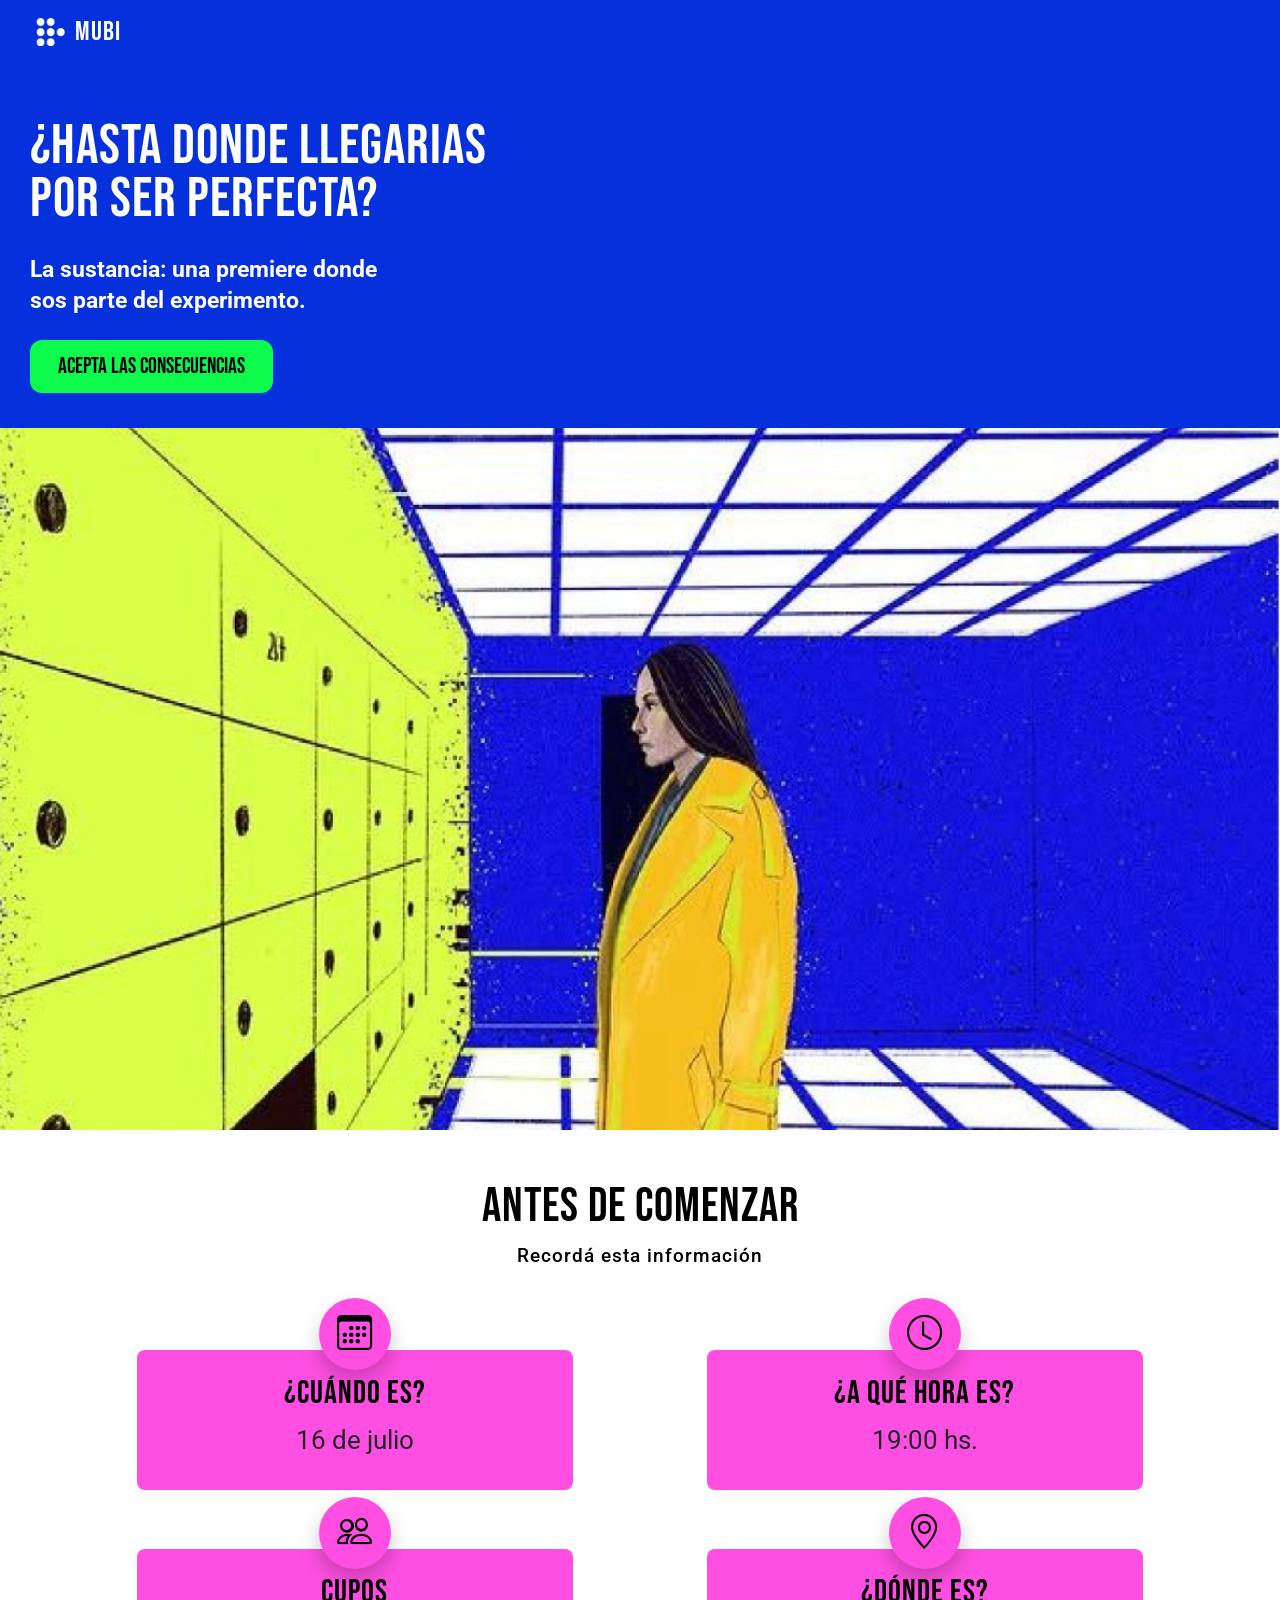
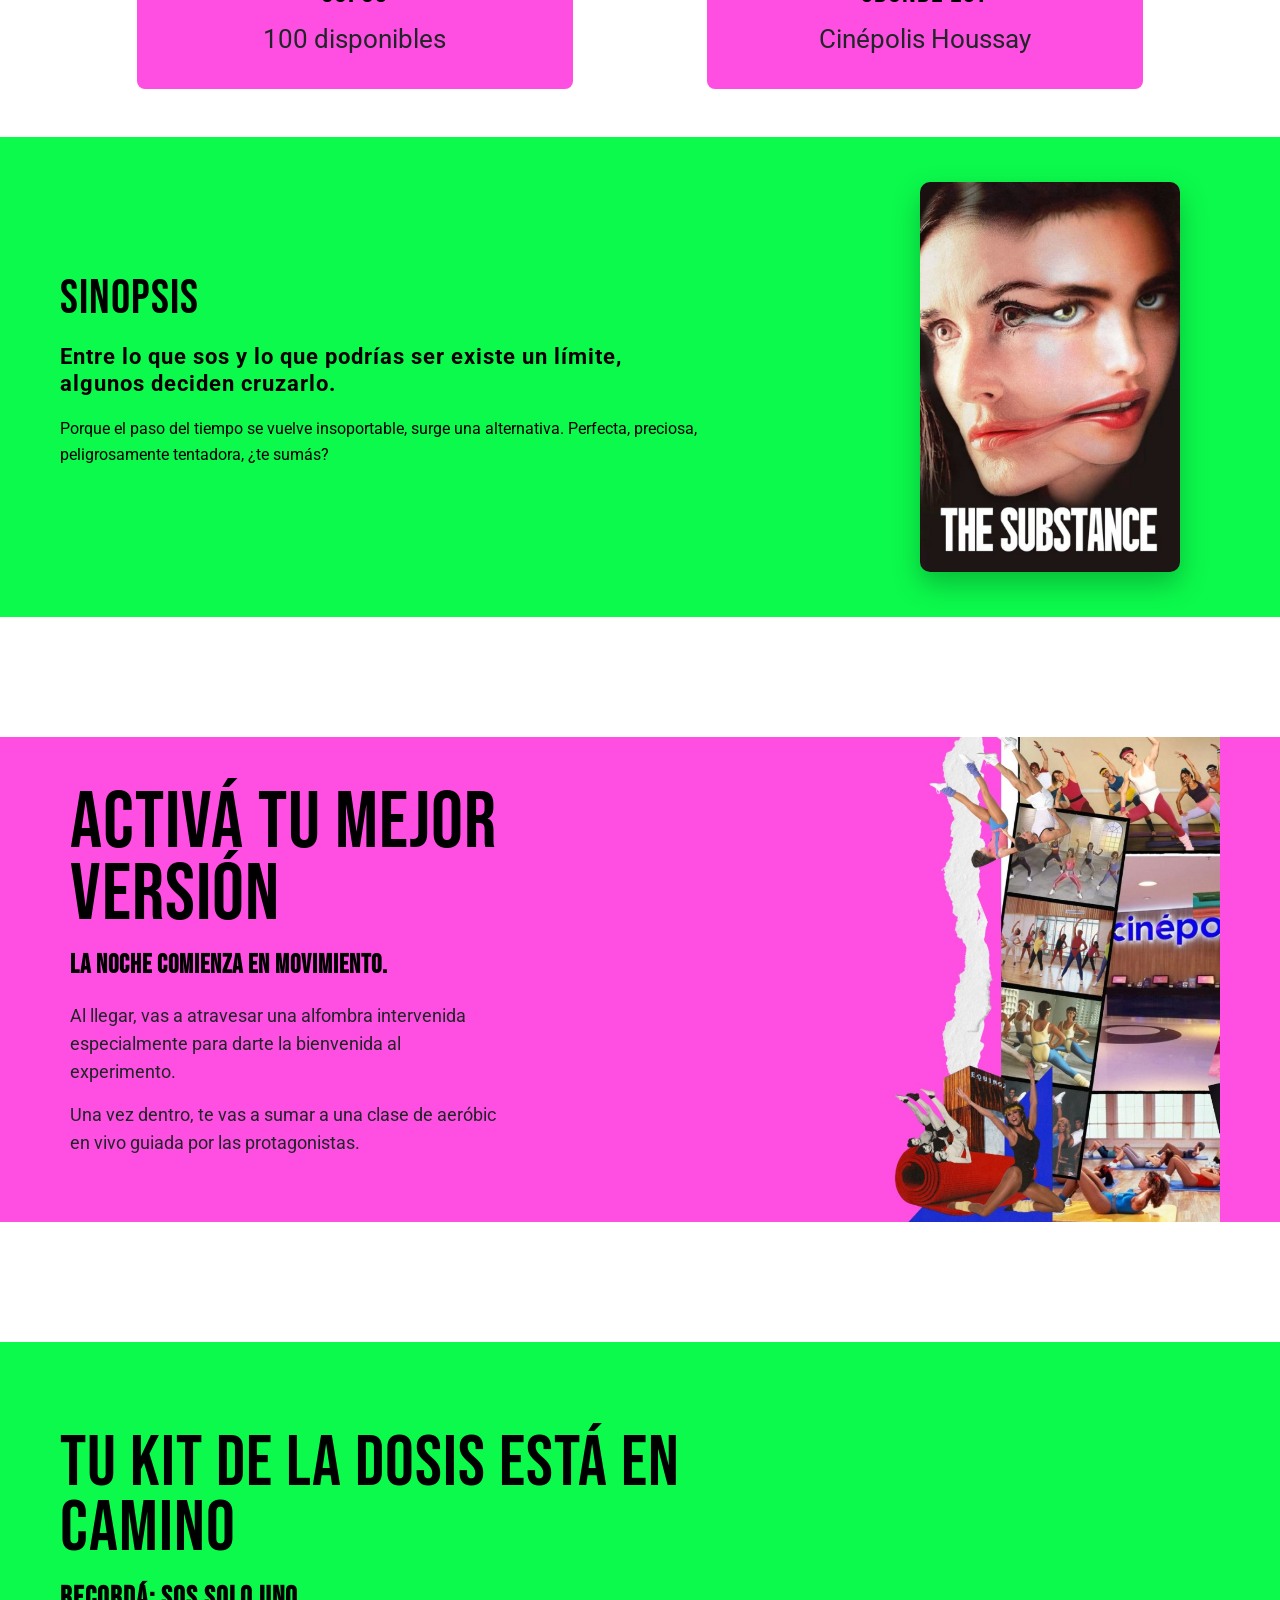
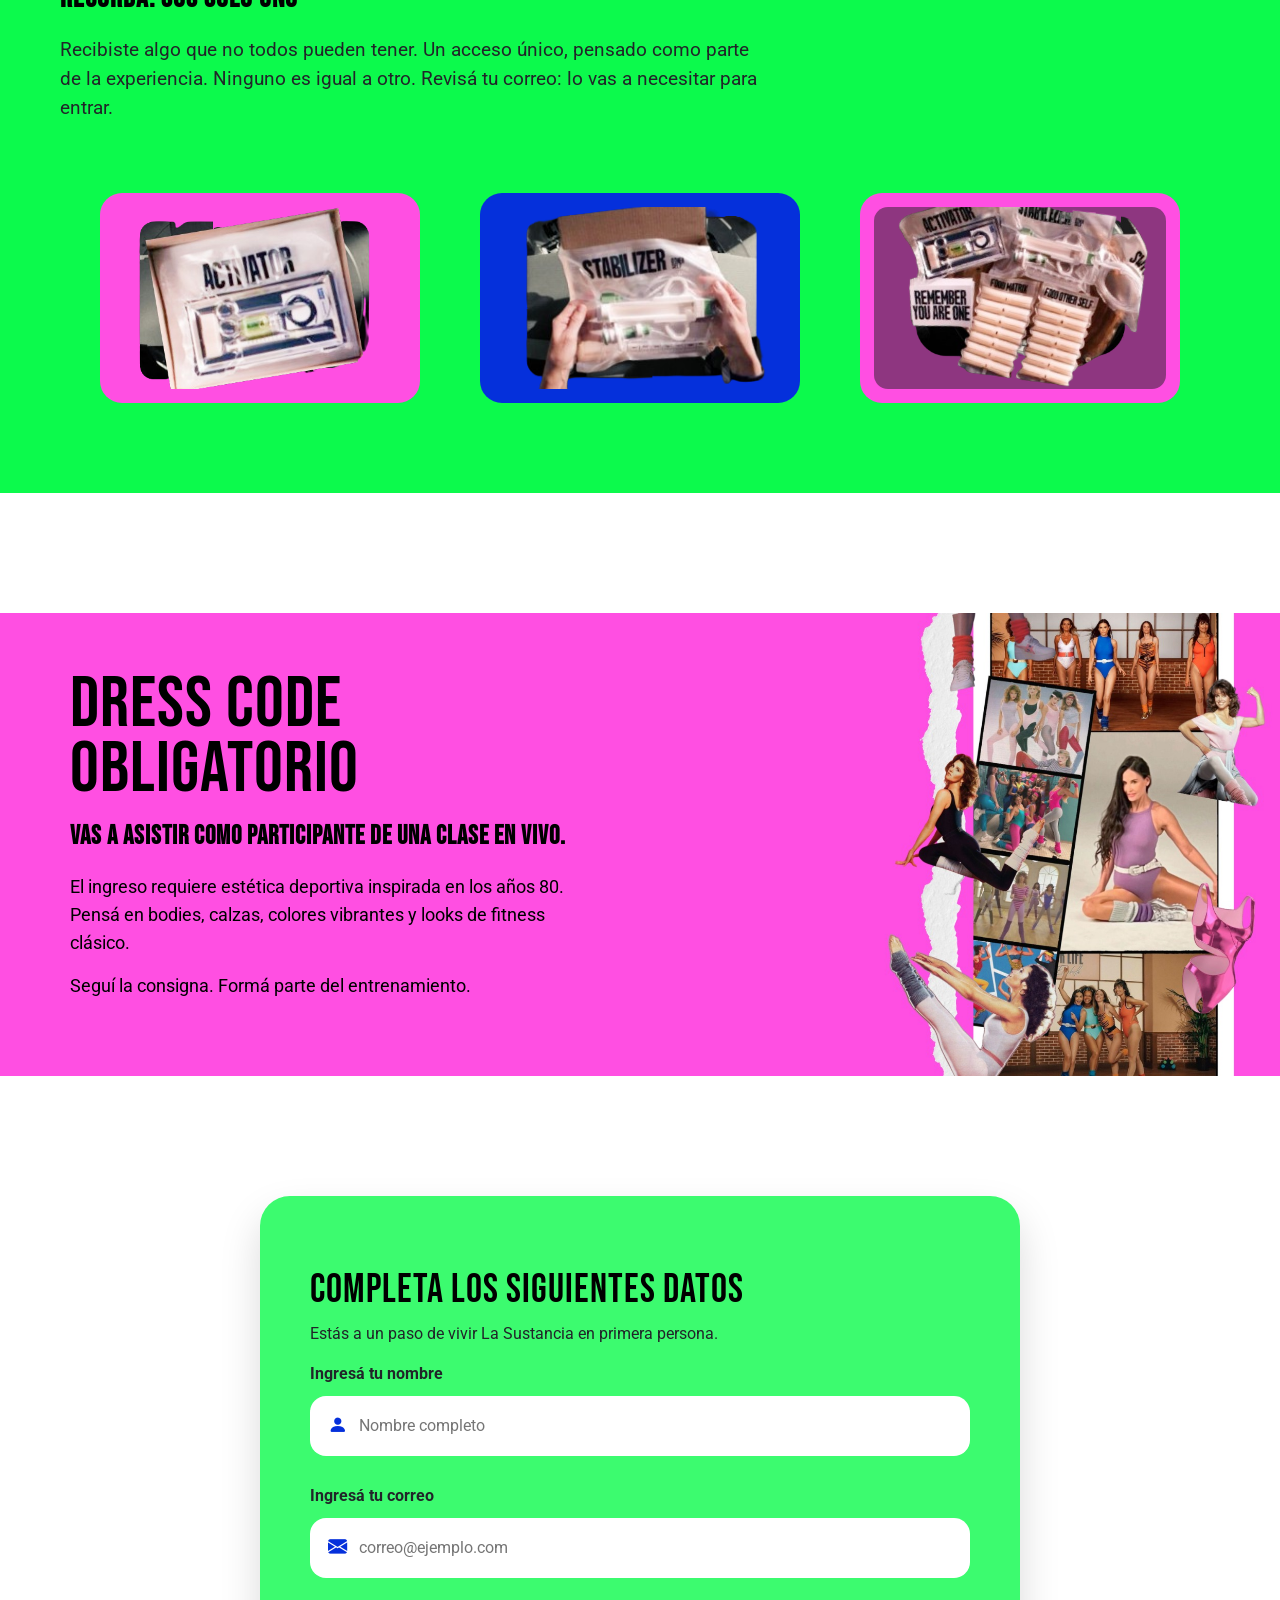
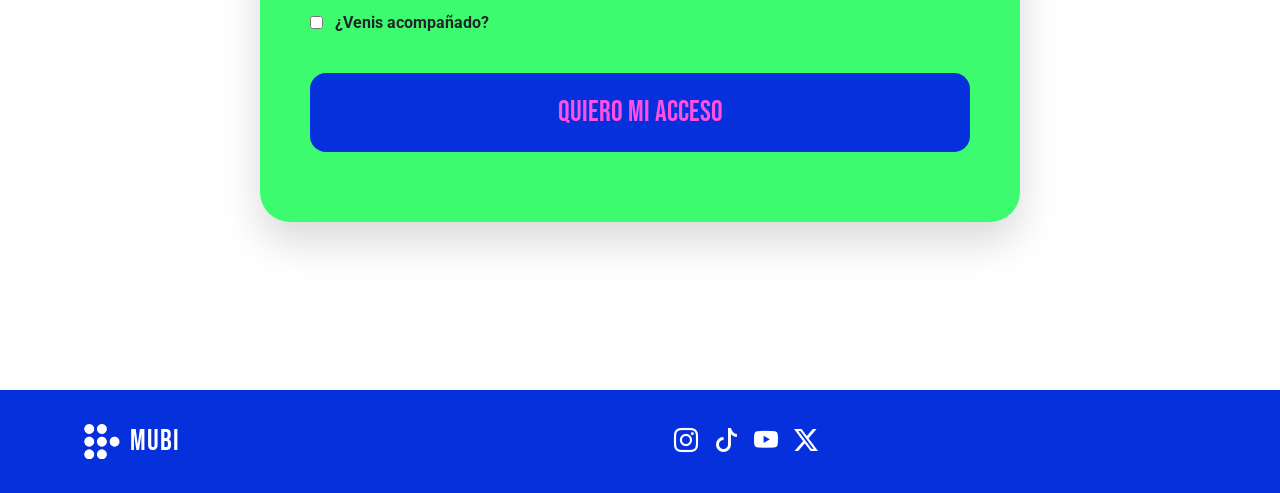
<file: landingpage/index.html>
<!DOCTYPE html>
<html lang="en">
<head>
<meta charset="UTF-8" />
<meta http-equiv="X-UA-Compatible" content="IE=edge" />
<meta name="viewport" content="width=device-width, initial-scale=1.0" />
<title>Premiere</title>
<link rel="stylesheet" href="https://cdn.jsdelivr.net/npm/bootstrap@5.2.2/dist/css/bootstrap.min.css"/>

<link rel="stylesheet" href="https://cdnjs.cloudflare.com/ajax/libs/animate.css/4.1.1/animate.min.css"/>

<link rel="stylesheet" href="css/style.css">

<link rel="stylesheet" href="https://cdn.jsdelivr.net/npm/bootstrap-icons@1.11.3/font/bootstrap-icons.min.css">

<style>
@import url('https://fonts.googleapis.com/css2?family=Bebas+Neue&family=Roboto:ital,wght@0,100..900;1,100..900&display=swap');
</style>
</head>

<body>

<!-- BARRA SUPERIOR -->
<div class="top-bar">

  <div class="top-logo">
    <img src="image/mubi.png" alt="MUBI">
    <span>MUBI</span>
  </div>

</div>
<section class="hero-section">

  <div class="hero-top">

    <div class="hero-content">

      <h1>
        ¿HASTA DONDE LLEGARIAS <br>
        POR SER PERFECTA?
      </h1>

      <p>
        La sustancia: una premiere donde <br>
        sos parte del experimento.
      </p>

      <a href="#registro" class="btn-hero">
  ACEPTA LAS CONSECUENCIAS
</a>

    </div>

  </div>

  <!-- IMAGEN -->
  <div class="hero-image">
    <img src="image/portada2.jpeg" alt="Portada MUBI">
  </div>

</section>

<div class="antes-de-comenzar text-center my-5">
    <h1>ANTES DE COMENZAR</h1>
    <h2>Recordá esta información</h2>
</div>

<div class="container my-5">
  <div class="row justify-content-center text-center g-4">

    <div class="col-sm-12 col-md-6 d-flex justify-content-center">
      <div class="card custom-card card-icon-top">

        <div class="icon-circle verde">
          <i class="bi bi-calendar3"></i>
        </div>

        <div class="card-body card-pink">
          <h5>¿CUÁNDO ES?</h5>
          <p>16 de julio</p>
        </div>

      </div>
    </div>

    <div class="col-sm-12 col-md-6 d-flex justify-content-center">
      <div class="card custom-card card-icon-top">

        <div class="icon-circle rosa">
          <i class="bi bi-clock"></i>
        </div>

        <div class="card-body card-green">
          <h5>¿A QUÉ HORA ES?</h5>
          <p>19:00 hs.</p>
        </div>

      </div>
    </div>

    <div class="col-sm-12 col-md-6 d-flex justify-content-center">
      <div class="card custom-card card-icon-top">

        <div class="icon-circle rosa">
          <i class="bi bi-people"></i>
        </div>

        <div class="card-body card-green">
          <h5>CUPOS</h5>
          <p>100 disponibles</p>
        </div>

      </div>
    </div>

    <div class="col-sm-12 col-md-6 d-flex justify-content-center">
      <div class="card custom-card card-icon-top">

        <div class="icon-circle verde">
          <i class="bi bi-geo-alt"></i>
        </div>

        <div class="card-body card-pink">
          <h5>¿DÓNDE ES?</h5>
          <p>Cinépolis Houssay</p>
        </div>

      </div>
    </div>

  </div>
</div>
<section class="sinopsis-box">
    <div class="sinopsis-inner">
<div class="row align-items-center">

    <div class="col-md-7 sinopsis-texto">
      <h1>Sinopsis</h1>

      <h2>
        Entre lo que sos y lo que podrías ser existe un límite,
        algunos deciden cruzarlo.
      </h2>

      <p>
        Porque el paso del tiempo se vuelve insoportable, surge una alternativa.
        Perfecta, preciosa, peligrosamente tentadora, ¿te sumás?
      </p>
    </div>

    <div class="col-md-5 text-center">
      <img src="image/sinopsis.jpeg" alt="Cartelera" class="sinopsis-img">
    </div>

  </div>
</div>
</div>
</section>

<div class="separador-seccion"></div>

<section class="experiencia-section">

  <div class="experiencia-texto">

    <h1>ACTIVÁ TU MEJOR VERSIÓN</h1>

    <h2>
      La noche comienza en movimiento.
    </h2>

    <p>
      Al llegar, vas a atravesar una alfombra intervenida especialmente
      para darte la bienvenida al experimento.
    </p>

    <p>
      Una vez dentro, te vas a sumar a una clase de aeróbic en vivo guiada
      por las protagonistas.
    </p>

  </div>

  <div class="experiencia-collage">

    <img src="image/collage.jpg" alt="Collage experiencia">

  </div>

</section>

<section class="kit-section">

  <div class="kit-texto">

    <h1>TU KIT DE LA DOSIS ESTÁ EN CAMINO</h1>

    <h2>Recordá: sos solo uno</h2>

    <p>
      Recibiste algo que no todos pueden tener.
      Un acceso único, pensado como parte de la experiencia.
      
      Ninguno es igual a otro. Revisá tu correo: lo vas a necesitar para entrar.
    </p>

  </div>

 <!-- MOBILE CAROUSEL -->

<div id="kitCarousel" class="carousel slide d-md-none">

  <div class="carousel-inner">

    <!-- CARD 1 -->

    <div class="carousel-item active">

      <div class="kit-cards justify-content-center">

        <div class="flip-card">

          <div class="flip-card-inner">

            <div class="flip-card-front">
              <img src="image/dosis1sinfondo.png" alt="">
            </div>

            <div class="flip-card-back">
              <p>ACTIVADOR</p>
            </div>

          </div>

        </div>

      </div>

    </div>

    <!-- CARD 2 -->

    <div class="carousel-item">

      <div class="kit-cards justify-content-center">

        <div class="flip-card middle-card">

          <div class="flip-card-inner">

            <div class="flip-card-front">
              <img src="image/dosis2sinfondo.png" alt="">
            </div>

            <div class="flip-card-back">
  <p>ESTABILIZADOR</p>
</div>
          </div>

        </div>

      </div>

    </div>

    <!-- CARD 3 -->

    <div class="carousel-item">

      <div class="kit-cards justify-content-center">

        <div class="flip-card">

          <div class="flip-card-inner">

            <div class="flip-card-front">
              <img src="image/dosis3sinfondo.png" alt="">
            </div>

            <div class="flip-card-back">
              <p>TU ENTRADA</p>
            </div>

          </div>

        </div>

      </div>

    </div>

  </div>

  <!-- FLECHAS -->

  <button class="carousel-control-prev" type="button" data-bs-target="#kitCarousel" data-bs-slide="prev">

    <span class="carousel-control-prev-icon"></span>

  </button>

  <button class="carousel-control-next" type="button" data-bs-target="#kitCarousel" data-bs-slide="next">

    <span class="carousel-control-next-icon"></span>

  </button>

</div>


  <!-- DESKTOP -->

  <div class="kit-cards d-none d-md-flex">

    <!-- CARD 1 -->

    <div class="flip-card">

      <div class="flip-card-inner">

        <div class="flip-card-front">
          <img src="image/dosis1sinfondo.png" alt="">
        </div>

        <div class="flip-card-back">
          <p>ACTIVADOR</p>
        </div>

      </div>

    </div>

    <!-- CARD 2 -->

    <div class="flip-card middle-card">

      <div class="flip-card-inner">

        <div class="flip-card-front">
          <img src="image/dosis2sinfondo.png" alt="">
        </div>

        <div class="flip-card-back">
          <p>ESTABILIZADOR</p>
        </div>

      </div>

    </div>

    <!-- CARD 3 -->

    <div class="flip-card">

      <div class="flip-card-inner">

        <div class="flip-card-front">
          <img src="image/dosis3sinfondo.png" alt="">
        </div>

        <div class="flip-card-back">
          <p>TU ENTRADA</p>
        </div>

      </div>

    </div>

  </div>

</section>

<section class="dress-section">

  <div class="dress-texto">

    <h1>DRESS CODE OBLIGATORIO</h1>

    <h2>
      Vas a asistir como participante de una clase en vivo.
    </h2>

    <p>
      El ingreso requiere estética deportiva inspirada en los años 80.
      Pensá en bodies, calzas, colores vibrantes y looks de fitness clásico.
    </p>

    <p>
      Seguí la consigna. Formá parte del entrenamiento.
    </p>

  </div>

  <div class="dress-collage">
    <img src="image/dress.jpg" alt="">
  </div>

</section>
<section id="registro" class="final-section">

  <div class="final-box">

    <div id="formulario-box">

      <h1>Completa los siguientes datos</h1>

      <p>
        Estás a un paso de vivir La Sustancia en primera persona.
      </p>

      <form id="finalForm" class="final-form">

        <!-- NOMBRE -->

        <div class="input-group-custom">

          <label>
            Ingresá tu nombre
          </label>

          <div class="input-icon">

            <i class="bi bi-person-fill"></i>

            <input 
              type="text" 
              id="nombre"
              placeholder="Nombre completo"
              required
            >

          </div>

        </div>

        <!-- MAIL -->

        <div class="input-group-custom">

          <label>
            Ingresá tu correo
          </label>

          <div class="input-icon">

            <i class="bi bi-envelope-fill"></i>

            <input 
              type="email"
              id="mail"
              placeholder="correo@ejemplo.com"
              required
            >

          </div>

        </div>

        <!-- CHECK -->

        <label class="check-final">

          <input type="checkbox" required>

            ¿Venis acompañado?
        </label>

        <button type="submit">
          QUIERO MI ACCESO
        </button>

      </form>

    </div>

    <!-- MENSAJE -->

    <div id="mensaje-final" class="mensaje-final d-none">

      <h1>¡ACCESO CONFIRMADO!</h1>

      <p id="texto-personalizado"></p>

    </div>

  </div>

</section>
<footer class="footer-mubi mt-5">
  <div class="container">
    <div class="row align-items-center text-center text-md-start">

      <div class="col-md-4 mb-3 mb-md-0">
        <div class="footer-brand d-flex justify-content-center justify-content-md-start align-items-center">
          <img src="image/mubi.png" alt="MUBI logo">
          <span>MUBI</span>
        </div>
      </div>

      <div class="col-md-4 text-center text-md-end">
        <a href="https://www.instagram.com/mubiargentina?utm_source=ig_web_button_share_sheet&igsh=ZDNlZDc0MzIxNw==" class="social-icon"><i class="bi bi-instagram"></i></a>
        <a href="https://www.tiktok.com/@mubi" class="social-icon"><i class="bi bi-tiktok"></i></a>
        <a href="https://www.youtube.com/@mubilat" class="social-icon"><i class="bi bi-youtube"></i></a>
        <a href="https://x.com/mubilat" class="social-icon"><i class="bi bi-twitter-x"></i></a>
      </div>

    </div>
  </div>
</footer>

<script src="https://cdn.jsdelivr.net/npm/bootstrap@5.2.2/dist/js/bootstrap.bundle.min.js"></script>

<script src="js/main.js"></script>

</body>
</html>
</file>
<file: landingpage/css/style.css>
:root {
  --color-acento: #0530DB;
  --color-pink: #FF4FE2;
  --color-green: #0CFA4C;
}

body {
  font-family: 'Roboto', sans-serif;
  background-image: url('../image/cuadricula.jpg');
  background-size: cover;
  background-position: center;
  background-attachment: fixed;
    max-width: 100vw;
  overflow-x: hidden;
}
img{
  max-width: 100%;
}

body::before {
  content: "";
  position: fixed;
  width: 100%;
  height: 100%;
  background-color: rgba(255,255,255,0.5);
  z-index: -1;
}


h1, h2, h3, h4, h5 {
  font-family: 'Bebas Neue', sans-serif;
  letter-spacing: 1px;
  color: black;
}

.hero-section{
  width: 100%;
}

/* BLOQUE AZUL */
.hero-top{
  width: 100%;
  background-color: #0530DB;

  padding-top: 55px;   /* MÁS AIRE ARRIBA */
  padding-bottom: 45px; /* MÁS ESPACIO ABAJO */

  padding-left: 30px;
  padding-right: 30px;
}

.hero-content h1{
  font-family: 'Bebas Neue', sans-serif;

  font-size: 3.5rem;

  line-height: 0.95;
  color: white;

  margin-bottom: 28px; /* MÁS AIRE CON EL SUBTITULO */
}

.hero-content p{
  font-family: 'Roboto', sans-serif;

  font-size: 1.45rem; /* MÁS GRANDE */

  font-weight: 700;
  color: white;

  line-height: 1.35;

  margin-bottom: 34px; /* MÁS AIRE CON EL BOTON */
}

/* BOTON */
.btn-hero{
  background-color: #0CFA4C;
  color: black;
  border: none;

  padding: 14px 28px;

  font-family: 'Bebas Neue', sans-serif;

  font-size: 1.35rem;

  border-radius: 12px;

  margin-bottom: 25px; /* MÁS AIRE CON LA IMAGEN */

  transition: 0.3s;
  text-decoration: none;
}

.btn-hero:hover{
  transform: scale(1.03);
}

/* IMAGEN */
.hero-image img{
  width: 100%;
  height: 78vh; /* MÁS PROTAGONISMO */
  object-fit: cover;
  display: block;
}

/* MOBILE */
@media (max-width: 768px){

  .hero-top{
    padding-top: 60px;
    padding-bottom: 22px;
    padding-left: 15px;
    padding-right: 15px;
  }

  .hero-content h1{
    font-size: 3rem;
  }

  .hero-content p{
    font-size: 1.1rem;
  }

  .btn-hero{
    width: 100%;
    font-size: 1.2rem;
  }

  .hero-image img{
    height: auto;
  }

}



.btn-acento:hover {
  opacity: 0.85;
}


.antes-de-comenzar h1 {
  font-size: 3rem;
}

.antes-de-comenzar h2 {
  font-family: 'Roboto', sans-serif;
  font-size: 1.2rem;
}


.custom-card{
  width: 80%;

  height: 140px;

  border-radius: 15px;

  border: none;

  display: flex;

  flex-direction: column;

  justify-content: center;
}
.card-body{
  display: flex;

  flex-direction: column;

  justify-content: center;

  height: 100%;
}
.card-pink {
  background-color: var(--color-pink);
  padding: 14px;
  border-radius: 8px;
}

.card-green {
  background-color: var(--color-pink);
  padding: 14px;
  border-radius: 8px;
}





.card:hover {
  transform: translateY(-4px);
  transition: 0.3s ease;
}

.sinopsis-box{
  width: 100%;

  background-color: #0CFA4C;

  padding: 45px 60px; /* MENOS AIRE ARRIBA/ABAJO */

  margin: 0;

  border-radius: 0;
}
.separador-seccion{
  width: 100%;
  height: 120px;
}
.sinopsis-inner{
  width: 100%;
  max-width: 1400px;
  margin: 0 auto;
}

.sinopsis-texto h1 {
  font-size: 3rem;
  margin-bottom: 15px;
  color: black;
}

.sinopsis-texto h2 {
  font-size: 1.4rem;
  font-family: 'Roboto', sans-serif;
  font-weight: 700;
  margin-bottom: 20px;
  color: black;
}

.sinopsis-texto p {
  font-size: 1rem;
  font-family: 'Roboto', sans-serif;
  color: black;
  line-height: 1.6;
}

.sinopsis-img {

  width: 100%;

  max-width: 260px; /* MÁS CHICA */

  border-radius: 10px;

  display: block;

  margin-left: auto;

  margin-right: 0;

  transform: rotate(0deg); /* DERECHA */

  box-shadow: 0 12px 28px rgba(0,0,0,0.25);
  margin-right: 40px;
}
.sinopsis-texto{
  padding-right: 40px;
}
/* -------------------- */
/* EXPERIENCIA NUEVA */
/* -------------------- */

.experiencia-section{

  width: 100vw;

  margin-left: calc(50% - 50vw);

  background: #FF4FE2;

  position: relative;

  overflow: hidden;

  display: flex;

  align-items: center;

  justify-content: space-between;

  padding: 50px 70px;

  min-height: 420px;
}
/* TEXTO */

.experiencia-texto{
  max-width: 38%;

  position: relative;

  z-index: 5;
}

.experiencia-texto h1{
  font-family: 'Bebas Neue';
  font-size: 5rem;
  line-height: 0.9;

  color: black;

  margin-bottom: 20px;
}

.experiencia-texto h2{
  font-size: 1.6rem;

  font-weight: 700;

  margin-bottom: 20px;
}

.experiencia-texto p{
  font-size: 1.1rem;

  line-height: 1.6;

  margin-bottom: 15px;
}

/* COLLAGE */

.experiencia-collage{

  position: absolute;

  right: 60px;

  top: 0;

  width: 52%;

  height: 100%;
}

.experiencia-collage img{

  width: 100%;

  height: 100%;

  object-fit: cover;

  display: block;
}
.kit-contenido h1 {
  font-size: 3rem;
  margin-bottom: 15px;
  color: black;
}

.kit-contenido h2 {
  font-size: 1.4rem;
  font-family: 'Roboto', sans-serif;
  font-weight: 700;
  margin-bottom: 20px;
  color: black;
}

.kit-contenido p {
  font-size: 1rem;
  font-family: 'Roboto', sans-serif;
  color: black;
  line-height: 1.6;
  margin-bottom: 12px;
}


.flip-card-front img {
  width: 100%;
  height: 100%;
  object-fit: cover;
}

/* -------------------- */
/* KIT SECTION */
/* -------------------- */

.kit-section{

  width: 100vw;

  margin-left: calc(50% - 50vw);

  background: #0CFA4C;

  padding: 90px 60px;

  margin-top: 120px;
}

.kit-texto{
  max-width: 700px;

  margin-bottom: 70px;
}

.kit-texto h1{
  font-family: 'Bebas Neue';
  font-size: 4.5rem;

  line-height: 0.9;

  margin-bottom: 20px;
}

.kit-texto h2{
  font-size: 1.8rem;

  font-weight: 700;

  margin-bottom: 20px;
}

.kit-texto p{
  font-size: 1.2rem;

  line-height: 1.5;
}

/* CARDS */

.kit-cards{

  display: flex;

  justify-content: center;

  gap: 60px;

  flex-wrap: wrap;
}

.flip-card{

  width: 320px;

  height: 210px;

  perspective: 1000px;
}

.flip-card-inner{

  width: 100%;

  height: 100%;

  position: relative;

  transition: transform 0.7s;

  transform-style: preserve-3d;
}

.flip-card:hover .flip-card-inner{
  transform: rotateY(180deg);
}

.flip-card-front,
.flip-card-back{

  position: absolute;

  width: 100%;

  height: 100%;

  border-radius: 18px;

  overflow: hidden;

  backface-visibility: hidden;
}
.flip-card-front{

  background: #FF4FE2;

  padding: 14px;

  border-radius: 22px;
}

.flip-card-front img{

  width: 100%;

  height: 100%;

  object-fit: cover;

  display: block;

  border-radius: 14px;
}

.flip-card-back{

  background: var(--color-pink);

  transform: rotateY(180deg);

  display: flex;

  align-items: center;

  justify-content: center;

  padding: 20px;

   border-radius: 22px;
}
.middle-card .flip-card-front{
  background: #0530DB;
}

.middle-card .flip-card-back{

  background: #0530DB;

  border: 14px solid #0530DB;
}

.middle-card .flip-card-back p{

  color: #FF4FE2;
}

.flip-card-back p{

  font-family: 'Bebas Neue', sans-serif;

  font-size: 3.2rem;

  font-weight: 900; /* MÁS GRUESO */

  letter-spacing: 2px;

  line-height: 0.95;

  text-transform: uppercase;

  text-align: center;

  margin: 0;
}
/* LATERALES */

.flip-card:first-child .flip-card-back p,
.flip-card:last-child .flip-card-back p{

  color: #0530DB;
}

/* CARD DEL MEDIO */

.flip-card:nth-child(2) .flip-card-back p{

  color: #FF4FE2;
}

/* MOBILE */

@media(max-width:768px){

  .kit-section{
    padding: 70px 25px;
  }

  .kit-texto h1{
    font-size: 3rem;
  }

  .flip-card{
    width: 100%;
    max-width: 320px;
  }

}



/* -------------------- */
/* DRESS SECTION */
/* -------------------- */

.dress-section{

  width: 100vw;

  margin-left: calc(50% - 50vw);

  background: #FF4FE2;

  position: relative;

  overflow: hidden;

  display: flex;

  align-items: center;

  justify-content: space-between;

  padding: 60px 70px;

  min-height: 420px;
  margin-top: 120px;
}

/* TEXTO */

.dress-texto{

  max-width: 520px;

  position: relative;

  z-index: 5;
}

.dress-texto h1{

  font-family: 'Bebas Neue';

  font-size: 4.5rem;

  line-height: 0.9;

  color: black;

  margin-bottom: 20px;
}

.dress-texto h2{

  font-size: 1.6rem;

  font-weight: 700;

  margin-bottom: 20px;

  color: black;
}

.dress-texto p{

  font-size: 1.1rem;

  line-height: 1.6;

  color: black;

  margin-bottom: 15px;
}

/* COLLAGE */

.dress-collage{

  position: absolute;

  right: 0;

  top: 0;

  height: 100%;
}

.dress-collage img{

  height: 100%;

  object-fit: cover;

  display: block;
}

.izquierda {
  transform: rotate(-8deg);
}

.footer-mubi {
  background-color: #0530DB;
  padding: 30px 0;
  margin-top: 60px;
  width: 100%;
}
.footer-brand img {
  height: 35px;
  margin-right: 10px;
}

.footer-brand span {
  color: white;
  font-family: 'Bebas Neue', sans-serif;
  font-size: 1.8rem;
  letter-spacing: 1px;
}

.footer-text {
  color: white;
  font-family: 'Bebas Neue', sans-serif;
  font-size: 1.5rem;
  margin: 0;
}

.social-icon {
  color: white;
  font-size: 1.5rem;
  margin-left: 12px;
  text-decoration: none;
  transition: 0.3s;
}

.social-icon:hover {
  opacity: 0.7;
}

.card-icon-top {
  position: relative;
  margin-top: 35px;
  overflow: visible;
}

.icon-circle {
  position: absolute;

  top: -52px;
  left: 50%;

  transform: translateX(-50%);

  width: 72px;
  height: 72px;

  border-radius: 50%;

  display: flex;
  align-items: center;
  justify-content: center;

  z-index: 10;

  box-shadow: 0 10px 20px rgba(0,0,0,0.22);

}

.icon-circle.verde {
  background-color: #FF4FE2;
}

.icon-circle.rosa {
  background-color: #FF4FE2;
}

.icon-circle i {
  font-size: 2.2rem;
  color: black;
}

.custom-card h5 {
  font-size: 2rem;
  margin-top: 10px;
}

.custom-card p {
  font-size: 1.6rem;
  margin-bottom: 15px;
}



.top-bar{
  width: 100%;

  background: #0530DB;

  padding: 12px 35px;

  display: flex;

  align-items: center;

  justify-content: flex-start;

  position: relative;

  z-index: 50;
}

.top-logo{
  display: flex;

  align-items: center;

  gap: 10px;
}

.top-logo img{
  height: 28px;
}

.top-logo span{
  color: white;

  font-family: 'Bebas Neue';

  font-size: 1.7rem;

  letter-spacing: 1px;
}

/* MOBILE */

@media(max-width:768px){

  .top-bar{

    justify-content: center;

    padding: 12px 20px;
  }

}

html,
body{
  overflow-x: hidden;
}

html{
  scroll-behavior: smooth;
}


.final-section{

  width: 100%;

  padding: 120px 20px;

  display: flex;

  justify-content: center;
}

.final-box{

  width: 100%;

  max-width: 760px;

  background: rgba(12, 250, 76, 0.8);

  backdrop-filter: blur(8px);

  border-radius: 30px;

  padding: 70px 50px;

  box-shadow: 0 20px 40px rgba(0,0,0,0.15);
}

.final-contenido{

  width: 100%;
}

.final-contenido h1{

  font-family: 'Bebas Neue';

  font-size: 4.8rem;

  line-height: 0.9;

  margin-bottom: 20px;

  color: black;

  text-align: center;
}

.final-contenido p{

  text-align: center;

  font-size: 1.15rem;

  font-weight: 700;

  margin-bottom: 45px;
}

/* FORM */

.final-form{

  display: flex;

  flex-direction: column;

  gap: 28px;
}

/* LABELS */

.input-group-custom label{

  display: block;

  font-weight: 700;

  margin-bottom: 10px;

  font-size: 1rem;
}

/* INPUT + ICON */

.input-icon{

  display: flex;

  align-items: center;

  background: white;

  border-radius: 16px;

  padding: 0 18px;
}

.input-icon i{

  font-size: 1.2rem;

  color: #0530DB;

  margin-right: 12px;
}

.input-icon input{

  width: 100%;

  border: none;

  outline: none;

  padding: 18px 0;

  background: transparent;

  font-size: 1rem;
}

/* CHECK */

.check-final{

  display: flex;

  align-items: center;

  gap: 12px;

  font-weight: 700;

  margin-top: 5px;
}

.check-final input{

  width: auto;
}

/* BUTTON */

.final-form button{

  background: #0530DB;

  color: #FF4FE2;

  border: none;

  padding: 18px;

  border-radius: 16px;

  font-family: 'Bebas Neue';

  font-size: 1.8rem;

  transition: 0.3s;

  margin-top: 10px;
}

.final-form button:hover{

  transform: scale(1.02);
}

/* MENSAJE */

.mensaje-final{

  text-align: center;
}

.mensaje-final h1{

  font-size: 4rem;

  color: #0530DB;

  margin-bottom: 20px;
}

.mensaje-final p{

  font-size: 1.2rem;

  font-weight: 700;

  line-height: 1.6;
}

/* MOBILE */

@media(max-width:768px){

  .final-box{

    padding: 50px 25px;
  }

  .final-contenido h1{

    font-size: 3.2rem;
  }
.sinopsis-img{

  max-width: 170px;

  margin: 25px auto 0 auto;
}

.sinopsis-texto h2{

  font-size: 1.1rem;

  line-height: 1.4;
}
}

.carousel-control-prev,
.carousel-control-next{

  width: 12%;
}

.carousel-control-prev-icon,
.carousel-control-next-icon{

  filter: invert(1);
}
@media(max-width:768px){

  .middle-card .flip-card-back{
    background: #0530DB !important;
  }

  .middle-card .flip-card-back p{
    color: #FF4FE2 !important;

    display: block !important;

    opacity: 1 !important;

    visibility: visible !important;

    position: relative;

    z-index: 999;
  }

}
@media(max-width:768px){

  /* EXPERIENCIA */

  .experiencia-section{

    display: flex;
    flex-direction: column;

    align-items: flex-start;

    padding: 70px 25px 40px 25px;

    min-height: auto;

    overflow: visible;

    margin-top: 70px;
  }

  .experiencia-texto{
    max-width: 100%;
    z-index: 2;
  }

  .experiencia-texto h1{
    font-size: 3rem;
  }

  .experiencia-texto h2{
    font-size: 1.2rem;
  }

  .experiencia-collage{
    position: relative;

    width: calc(100% + 220px);

    margin-left: -210px;

    margin-top: 25px;

    height: auto;
  }

  .experiencia-collage img{

    width: 100%;

    height: auto;

    object-fit: contain;

    display: block;
  }



  /* DRESS */

  .dress-section{

    display: flex;

    flex-direction: column;

    align-items: flex-start;

    padding: 70px 25px 40px 25px;

    min-height: auto;

    overflow: visible;

    margin-top: 90px;
  }

  .dress-texto{
    max-width: 100%;
    z-index: 2;
  }

  .dress-texto h1{
    font-size: 3rem;
  }

  .dress-texto h2{
    font-size: 1.2rem;
  }

  .dress-collage{

    position: relative;

    width: calc(100% + 220px);

    margin-left: -250px;

    margin-top: 25px;

    height: auto;
  }

  .dress-collage img{

    width: 100%;

    height: auto;

    object-fit: contain;

    display: block;
  }

}
</file>
